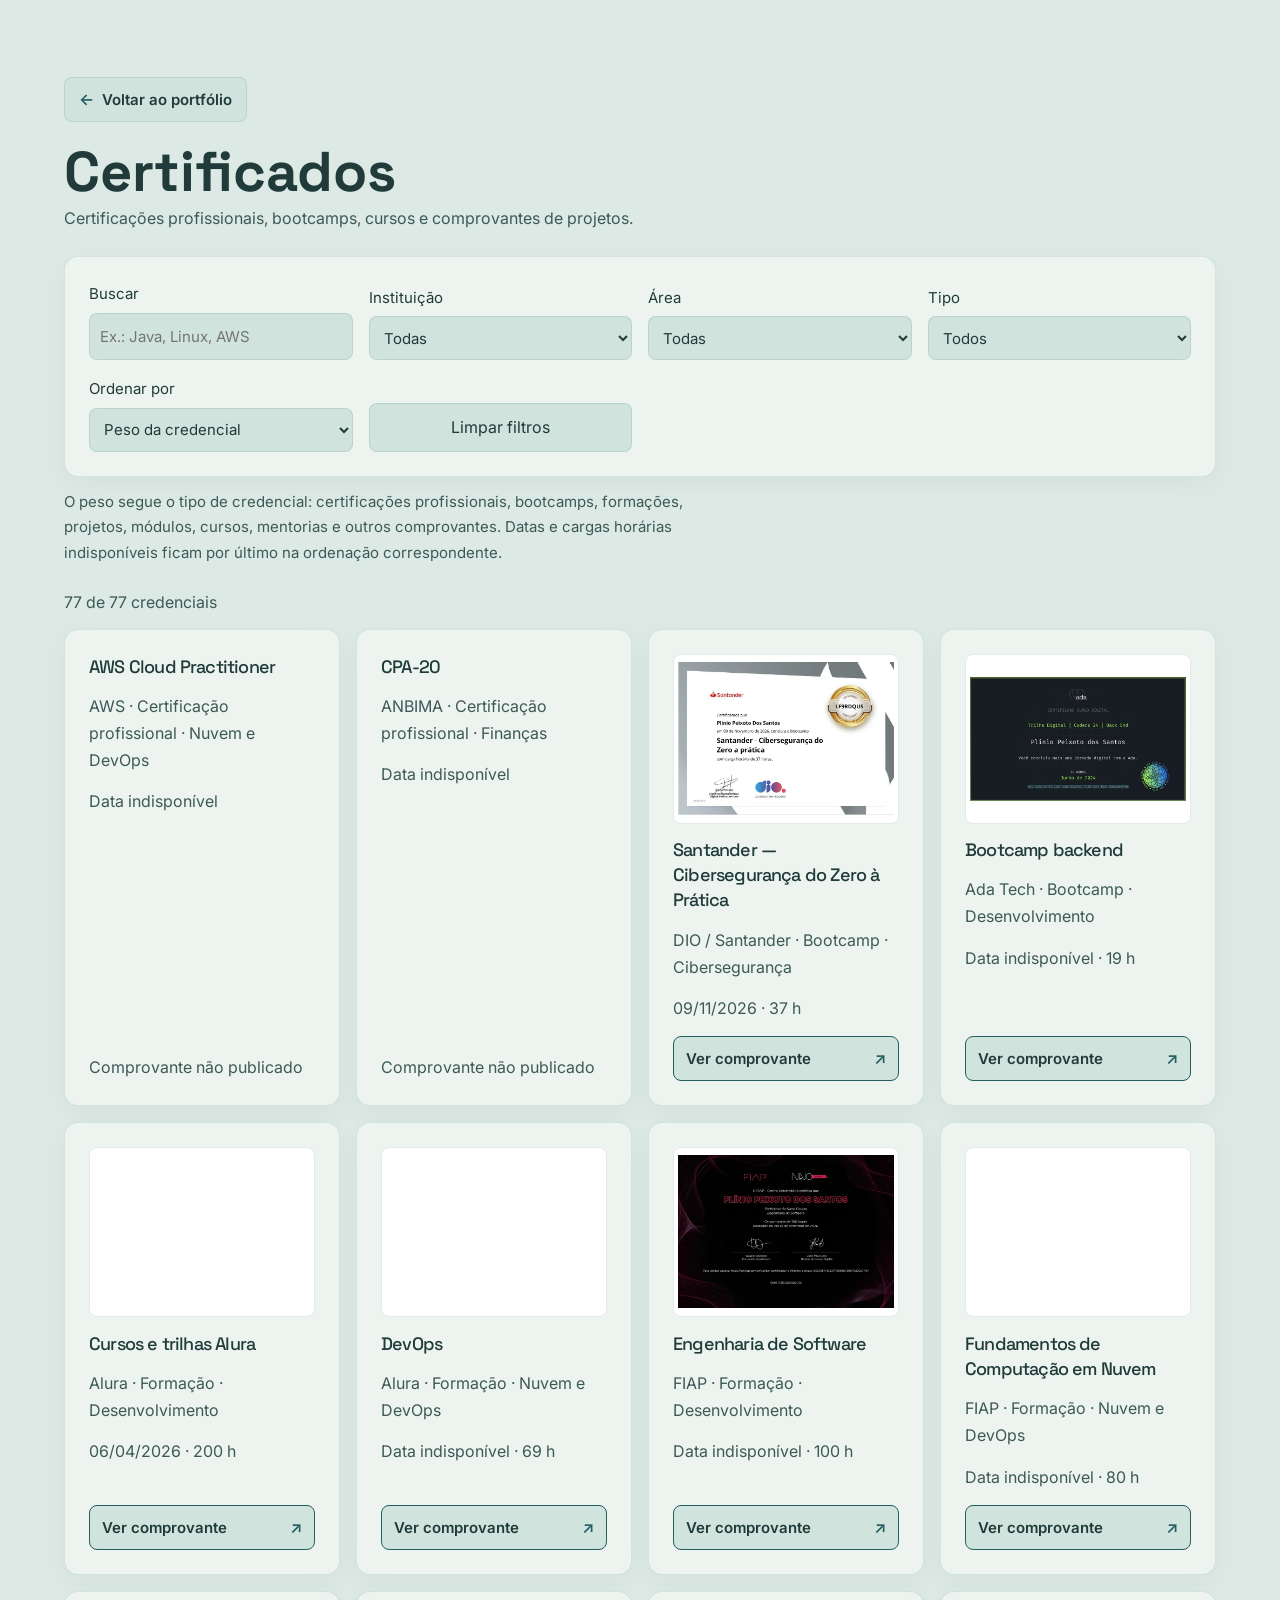
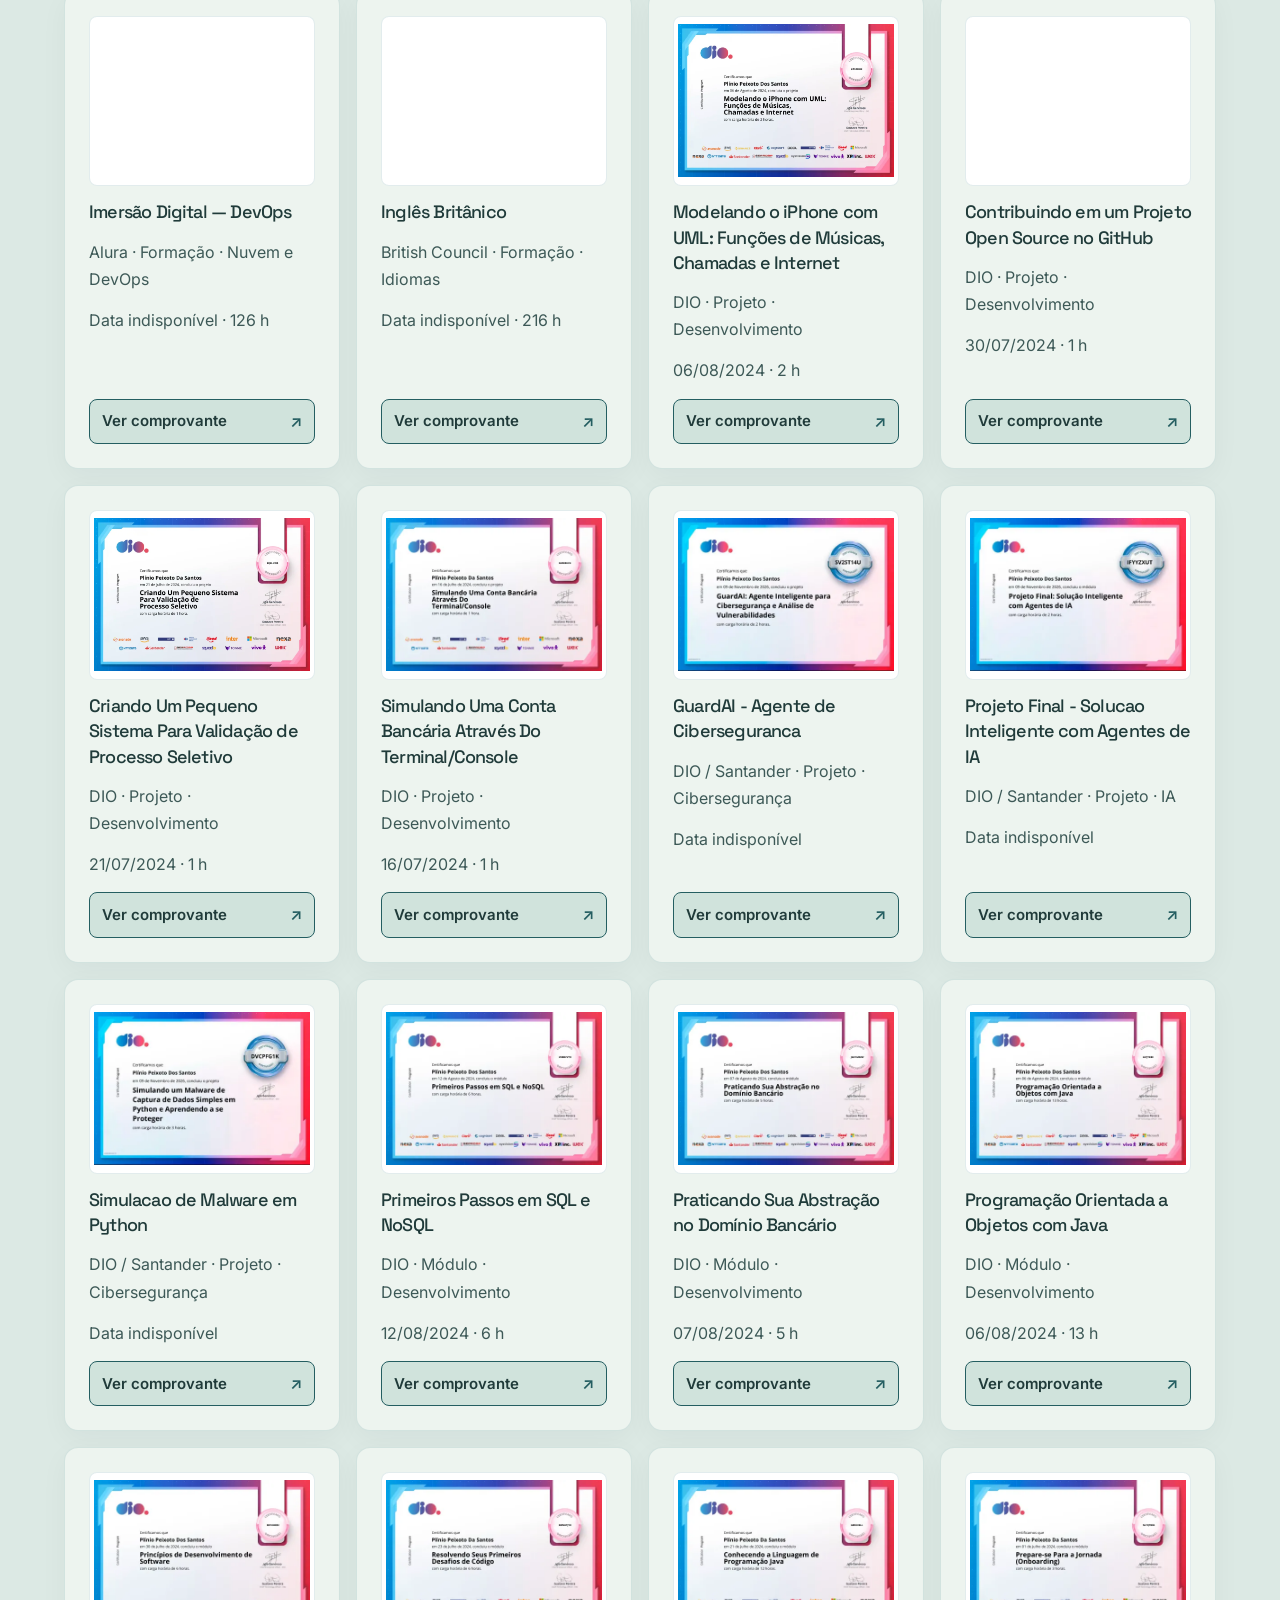
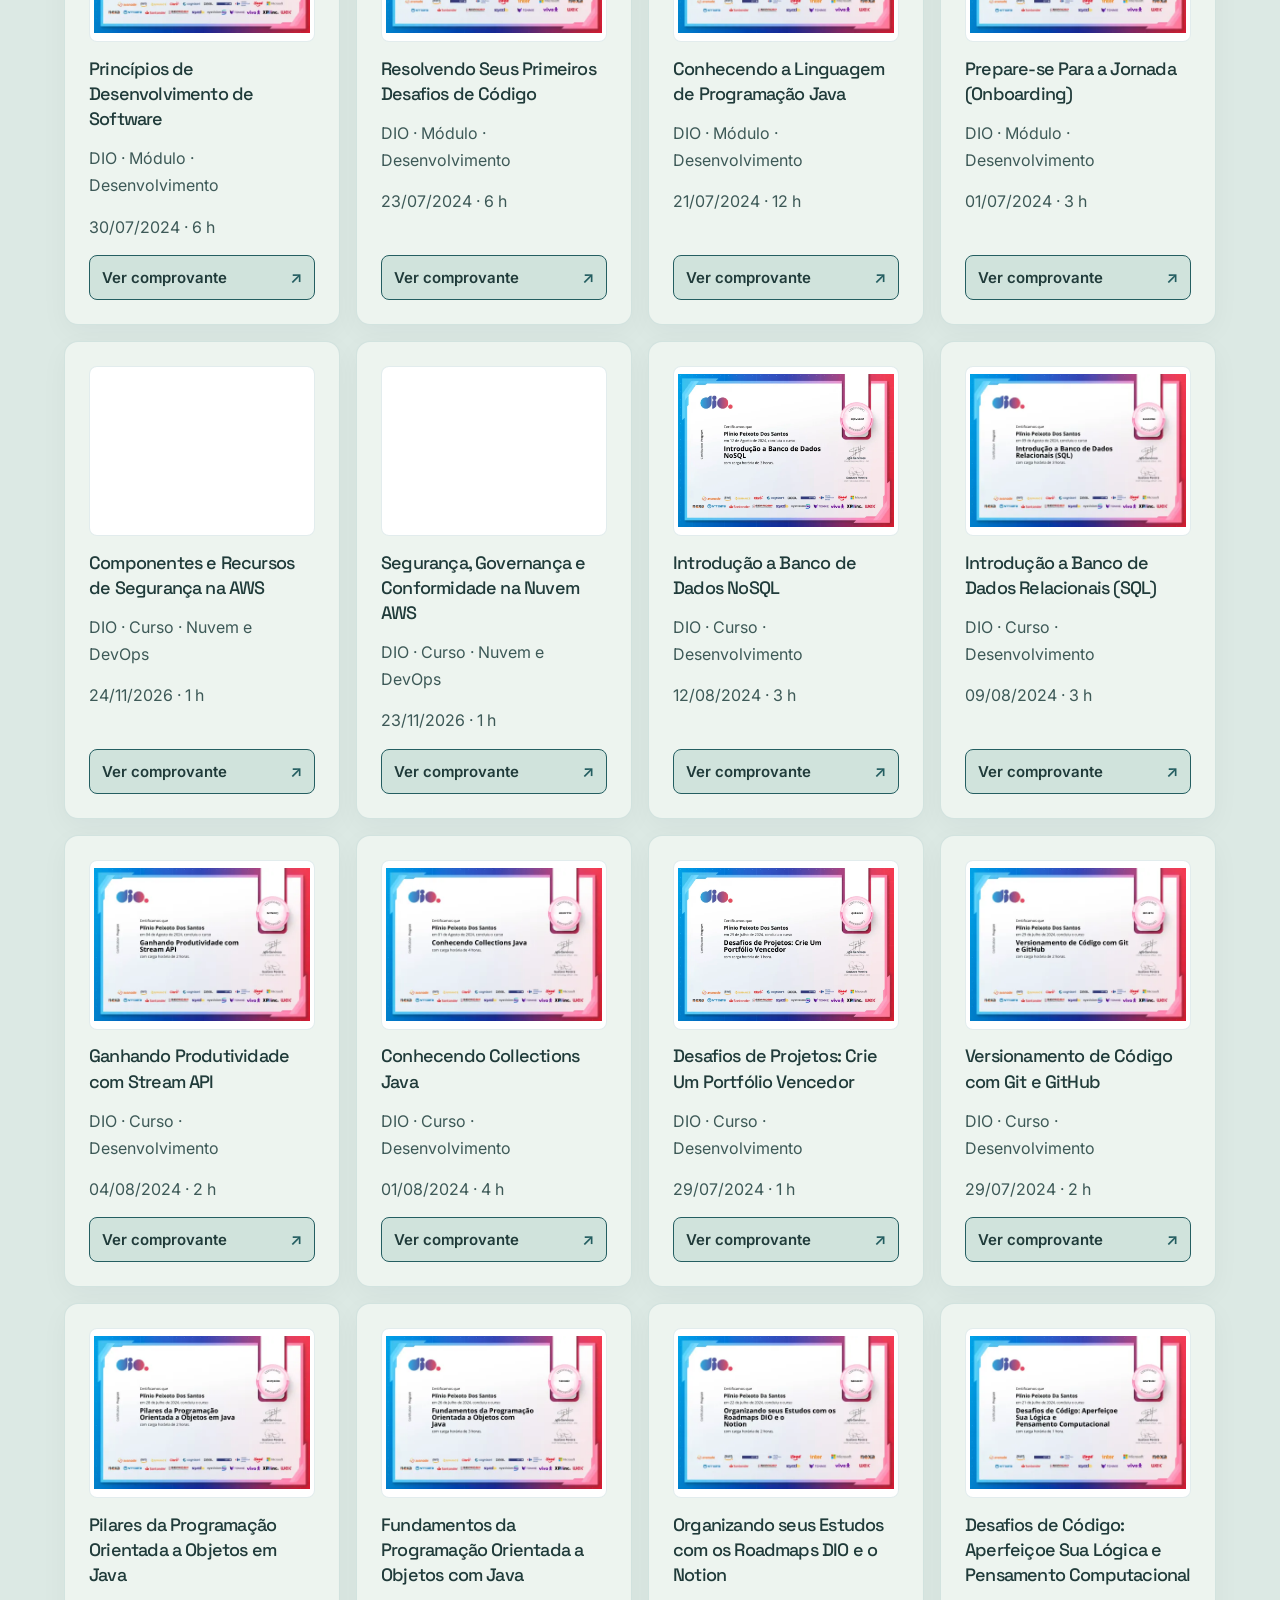
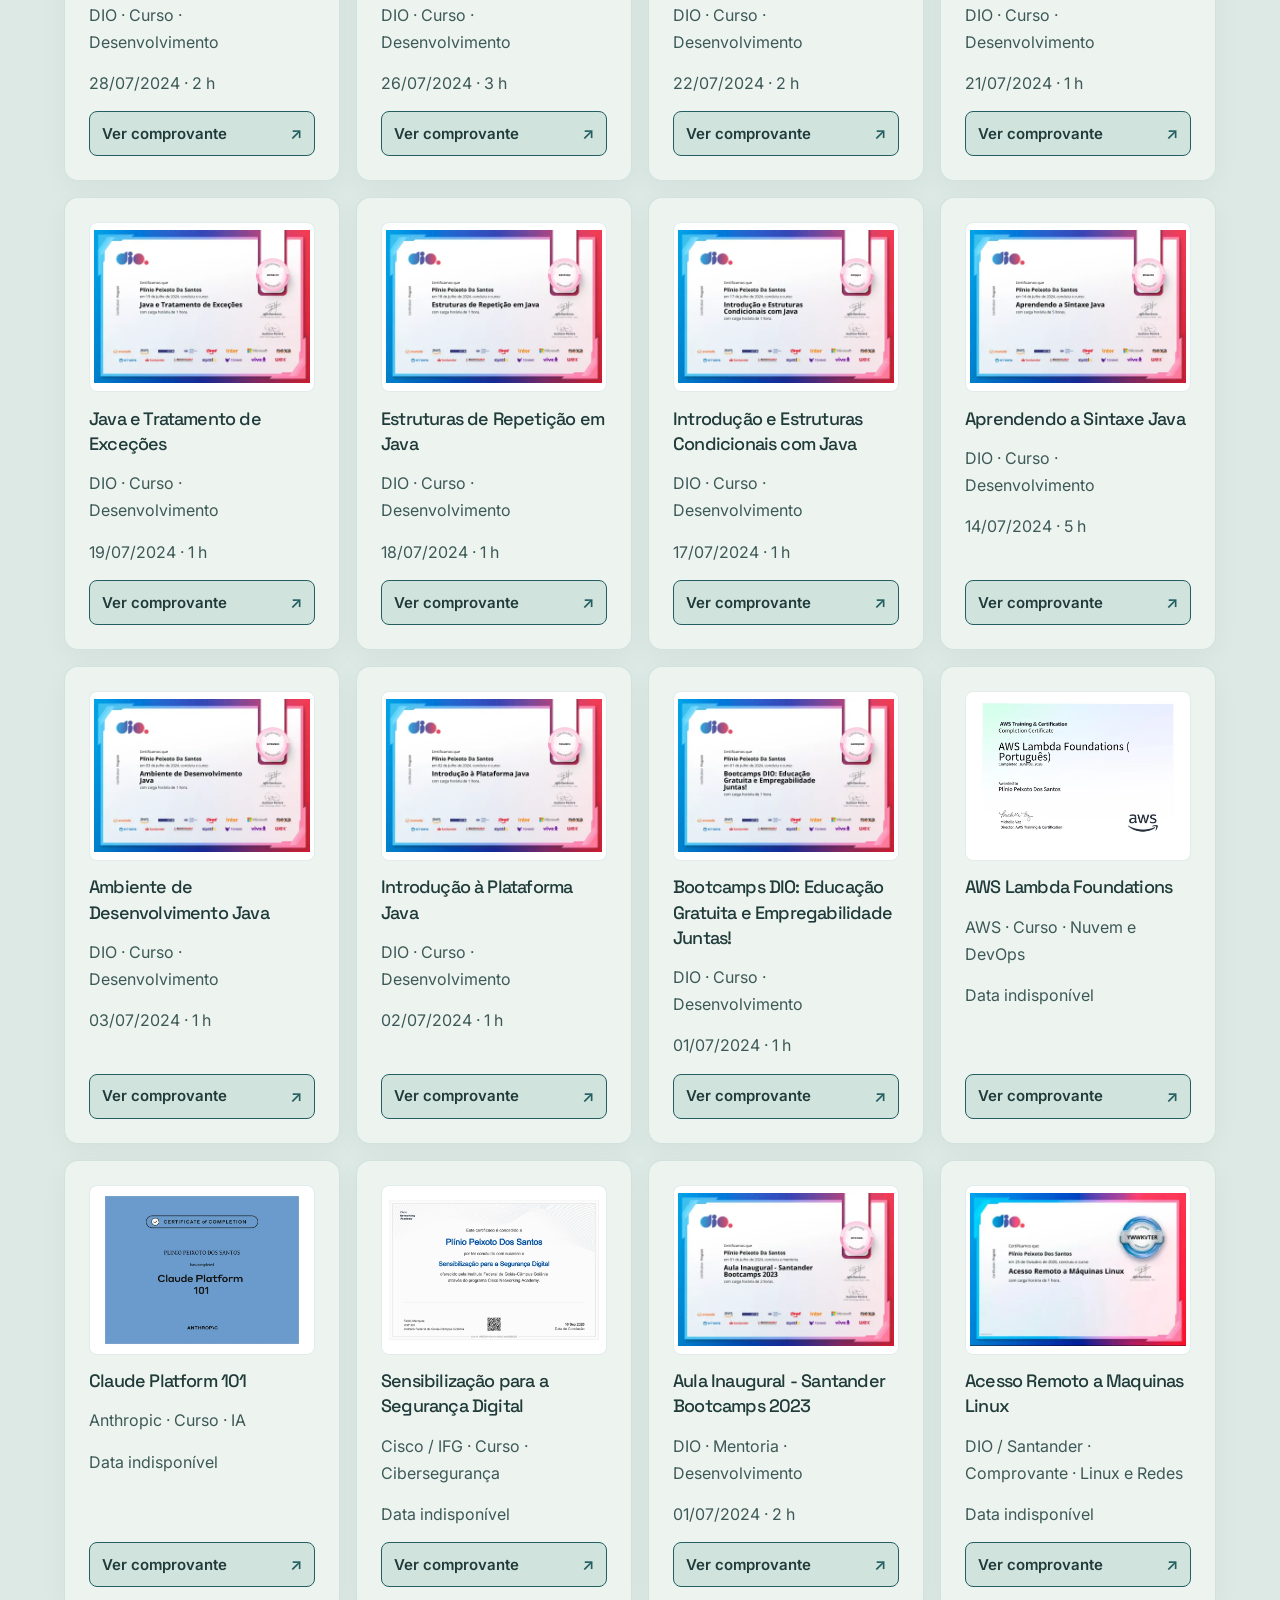
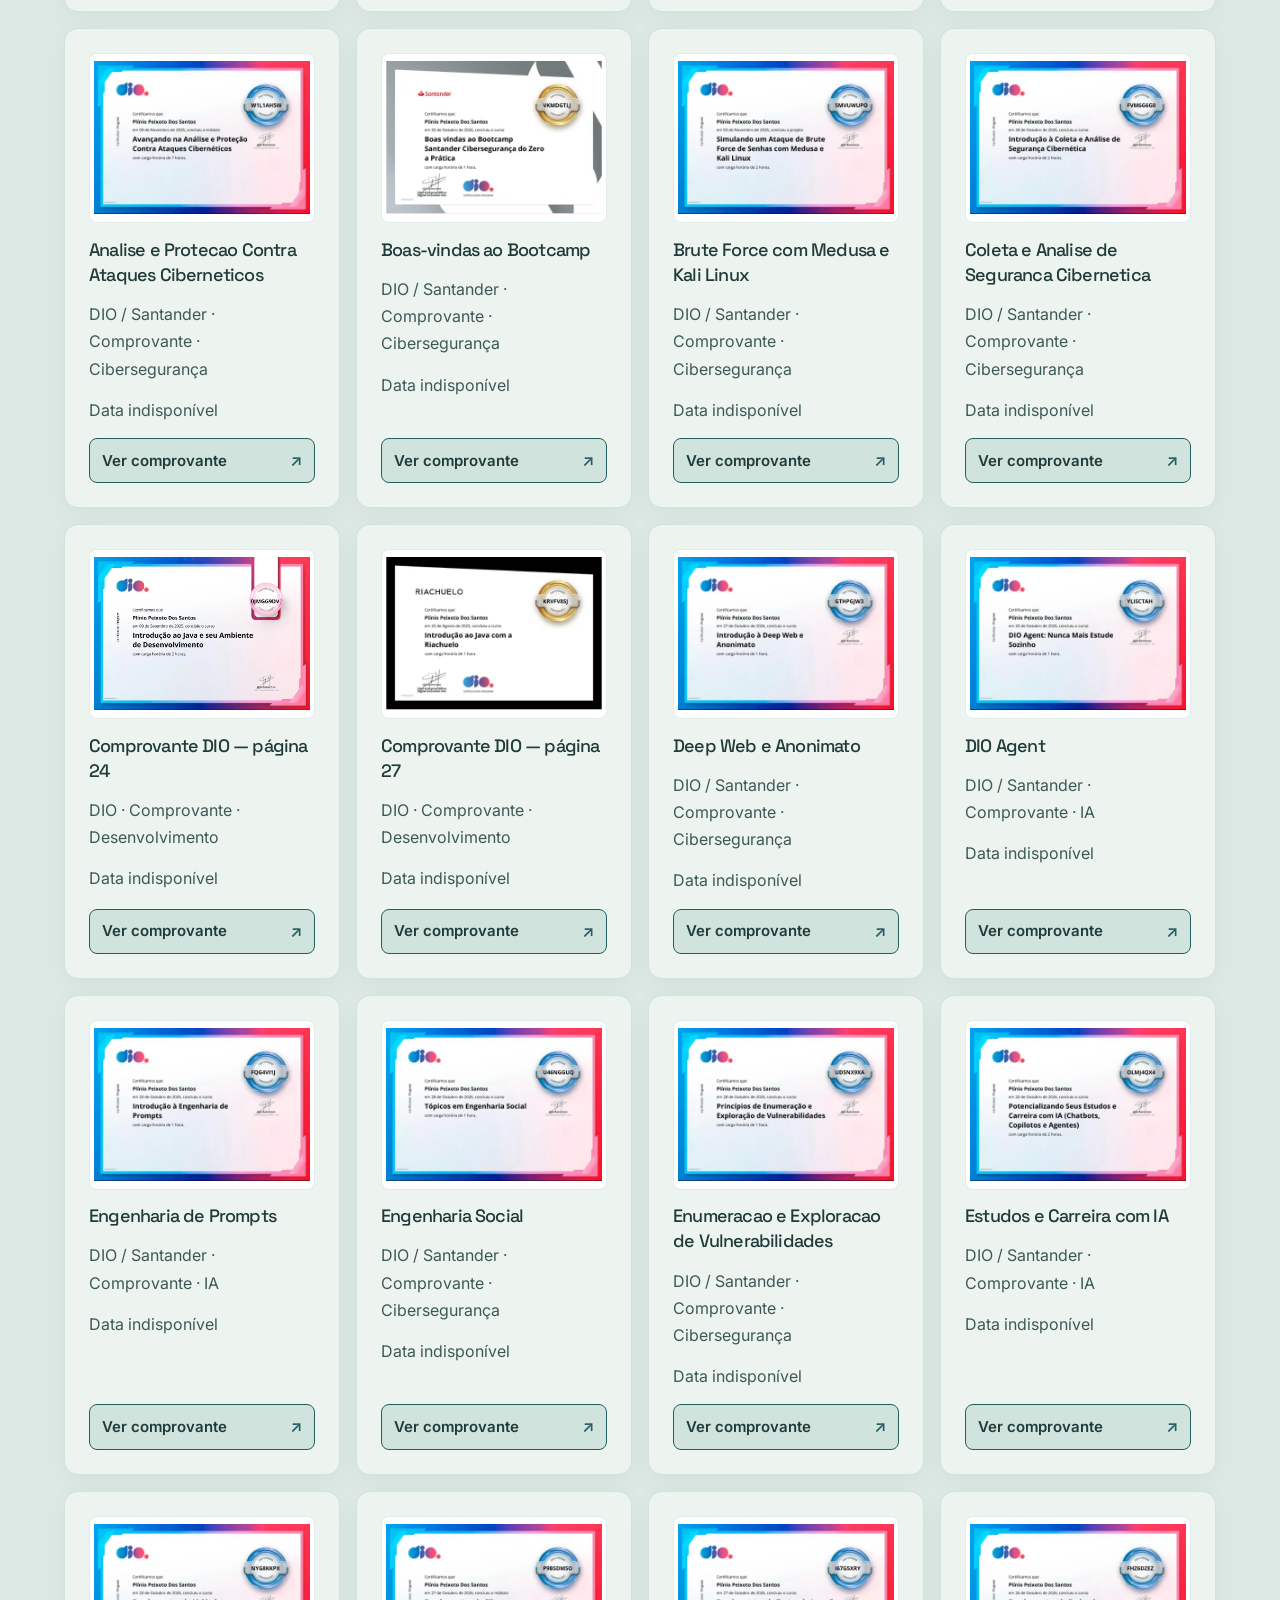
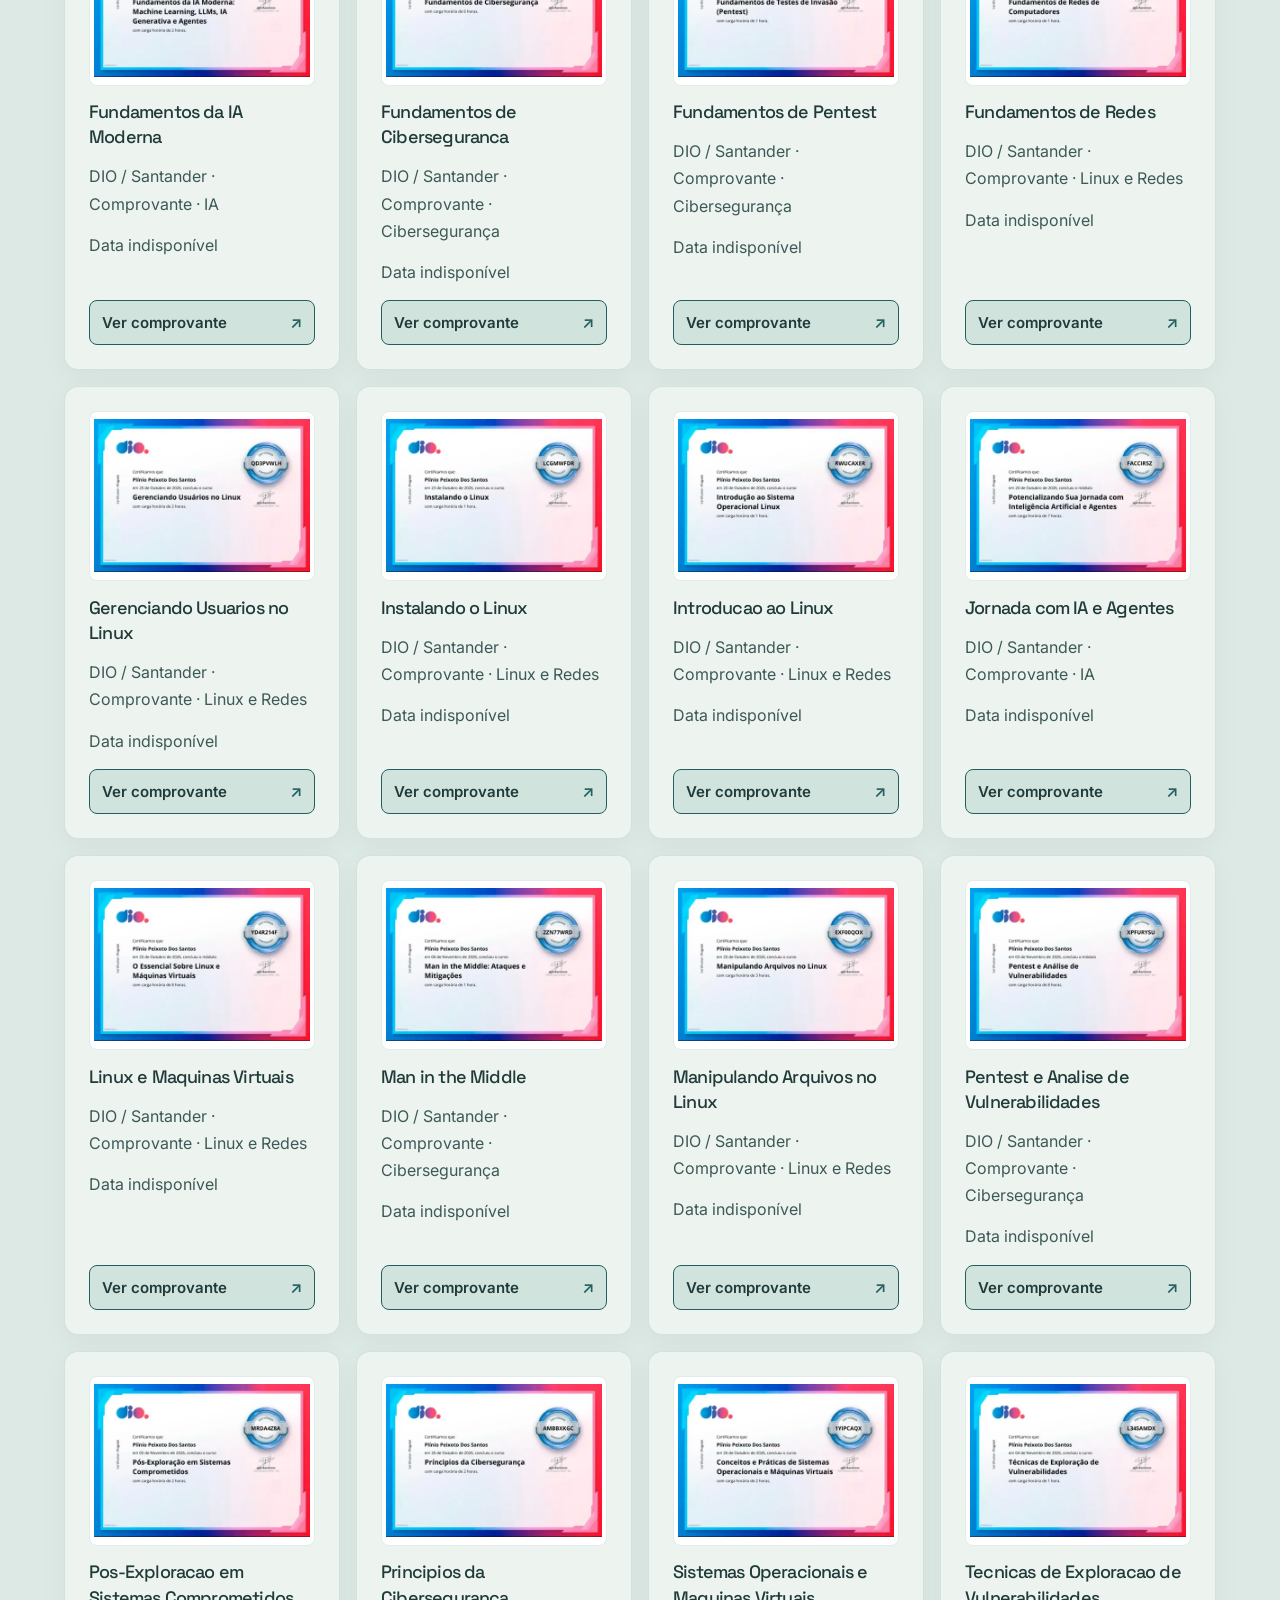
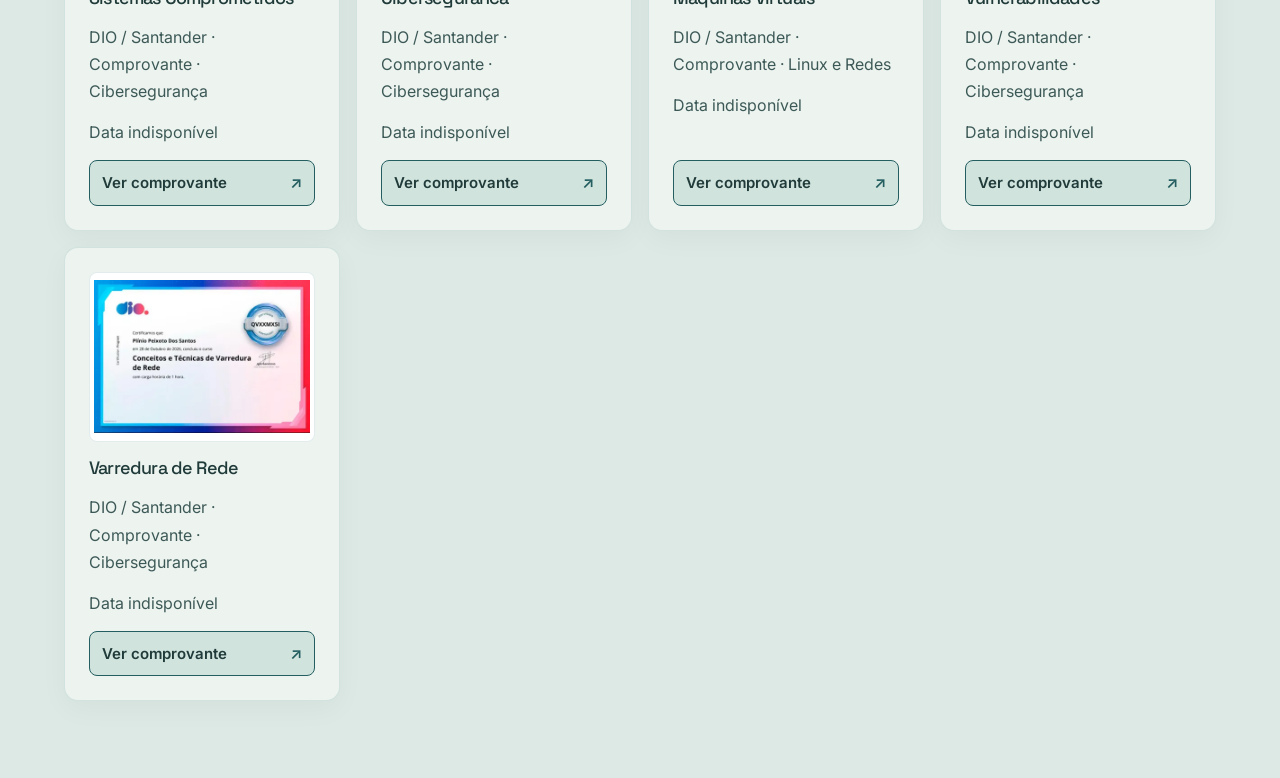
<file: certificados.html>
<!doctype html>
<html lang="pt-BR">
  <head>
    <meta charset="UTF-8" />
    <meta name="viewport" content="width=device-width, initial-scale=1" />
    <meta name="description" content="Catálogo de certificados e comprovantes de Plínio Peixoto." />
    <title>Certificados | Plínio Peixoto</title>
    <link rel="icon" type="image/svg+xml" href="assets/favicon-oikawa.svg" />
    <link rel="preconnect" href="https://fonts.googleapis.com" />
    <link rel="preconnect" href="https://fonts.gstatic.com" crossorigin />
    <link href="https://fonts.googleapis.com/css2?family=Inter:wght@400;500;600;700&family=Space+Grotesk:wght@400;500;600;700&display=swap" rel="stylesheet" />
    <link rel="stylesheet" href="style.css" />
    <link rel="stylesheet" href="certificados.css" />
    <script type="module" src="certificados.js"></script>
  </head>
  <body class="certificate-page light">
    <main class="certificate-catalog">
      <a class="certificate-btn catalog-back" href="index.html#cursos">
        <span aria-hidden="true">←</span> Voltar ao portfólio
      </a>
      <h1>Certificados</h1>
      <p>Certificações profissionais, bootcamps, cursos e comprovantes de projetos.</p>
      <form class="catalog-filters" id="catalog-filters" hidden>
        <label>Buscar <input type="search" name="query" placeholder="Ex.: Java, Linux, AWS" /></label>
        <label>Instituição <select name="issuer"><option value="">Todas</option></select></label>
        <label>Área <select name="theme"><option value="">Todas</option></select></label>
        <label>Tipo <select name="kind"><option value="">Todos</option></select></label>
        <label>Ordenar por
          <select name="sort">
            <option value="weight">Peso da credencial</option>
            <option value="date">Data mais recente</option>
            <option value="hours">Maior carga horária</option>
            <option value="title">Título de A a Z</option>
          </select>
        </label>
        <button type="reset" class="certificate-btn">Limpar filtros</button>
      </form>
      <p class="catalog-note">O peso segue o tipo de credencial: certificações profissionais, bootcamps, formações, projetos, módulos, cursos, mentorias e outros comprovantes. Datas e cargas horárias indisponíveis ficam por último na ordenação correspondente.</p>
      <p id="catalog-status" role="status">Carregando certificados…</p>
      <ul id="catalog-results" class="catalog-results" aria-label="Certificados"></ul>
      <noscript>Ative o JavaScript para usar o catálogo ou consulte a <a href="index.html#cursos">seção Formação</a>.</noscript>
    </main>
  </body>
</html>
</file>
<file: style.css>
/* Shared visual system: tokens, components, sections, responsive states. */
:root {
  color-scheme: dark;
  --background: #142629;
  --surface: #1d3235;
  --raised: #284044;
  --primary: #8bc7c4;
  --secondary: #b8dbd7;
  --button-bg: #28656a;
  --button-text: #ffffff;
  --text: #eaf3f1;
  --text2: #b5cfca;
  --card-border: #8ad8de25;
  --header-bg: #142629eb;
  --ease: cubic-bezier(0.22, 1, 0.36, 1);
  --radius: 14px;
  --surface-shadow: 0 8px 28px #1426290a;
  --content-width: 75rem;
  --page-gutter: clamp(1rem, 4vw, 1.5rem);
  --section-space: clamp(3.5rem, 8vw, 6.25rem);
  --card-gap: 1.25rem;
  --card-padding: clamp(1.25rem, 2.5vw, 1.5rem);
  --touch-size: 2.75rem;
  --text-sm: 0.9375rem;
  --text-base: 1rem;
  --header-layer: 100;
  --skip-layer: 1100;
}
:root:has(body.light),
body.light {
  color-scheme: light;
  --background: #dce9e4;
  --surface: #edf4ef;
  --raised: #d0e3dc;
  --primary: #245e61;
  --secondary: #245e61;
  --button-bg: #28656a;
  --text: #203b3a;
  --text2: #3d5957;
  --card-border: #1a677020;
  --header-bg: #e5efe9eb;
}
* {
  box-sizing: border-box;
  margin: 0;
  padding: 0;
}
html {
  scroll-behavior: smooth;
  scroll-padding-top: calc(var(--header-height, 80px) + 20px);
  scrollbar-width: thin;
  scrollbar-color: var(--primary) var(--background);
}
html::-webkit-scrollbar {
  width: 10px;
}
html::-webkit-scrollbar-track {
  background: var(--background);
}
html::-webkit-scrollbar-thumb {
  background: var(--primary);
  border: 2px solid var(--background);
  border-radius: 12px;
}
html::-webkit-scrollbar-thumb:hover {
  background: var(--secondary);
}
html::-webkit-scrollbar-button {
  display: none;
  width: 0;
  height: 0;
}
body {
  isolation: isolate;
  background: var(--background);
  color: var(--text);
  -webkit-font-smoothing: antialiased;
  font:
    var(--text-base) / 1.7 Inter,
    system-ui,
    sans-serif;
  transition:
    background-color 0.3s,
    color 0.3s;
}
button,
input,
textarea {
  font: inherit;
}
button,
a {
  -webkit-tap-highlight-color: transparent;
}
button {
  cursor: pointer;
}
a {
  color: inherit;
}
img,
svg {
  max-width: 100%;
}
:focus-visible {
  outline: 2px solid var(--primary);
  outline-offset: 5px;
}
::selection {
  background: #1b889350;
}
h1,
h2,
h3,
h4,
.logo {
  font-family: "Space Grotesk", Inter, sans-serif;
  line-height: 1.2;
}
h2 {
  font-size: clamp(30px, 4vw, 48px);
  letter-spacing: -0.045em;
  font-weight: 500;
}
strong {
  color: var(--text);
  font-weight: 500;
}
main {
  width: min(100%, calc(var(--content-width) + 2 * var(--page-gutter)));
  margin-inline: auto;
  padding-inline: var(--page-gutter);
}
main > section {
  margin-inline: auto;
  max-width: var(--content-width);
  padding-block: var(--section-space);
  min-width: 0;
}
section > h2,
.social-title h2 {
  margin-bottom: 32px;
}
section > h2::before,
.about-text h2::before,
.social-title h2::before {
  display: block;
  margin-bottom: var(--photo-offset);
  font:
    11px/1.5 Inter,
    sans-serif;
  letter-spacing: 0.18em;
  color: var(--primary);
}
.about-text h2::before {
  content: "01 /";
}
.experience > h2::before {
  content: "02 /";
}
.projects > h2::before {
  content: "03 /";
}
.courses > h2::before {
  content: "04 /";
}
.social-title h2::before {
  content: "05 /";
}
.guestbook > h2::before {
  content: "06 /";
}
.background {
  position: fixed;
  inset: 0;
  overflow: hidden;
  pointer-events: none;
  z-index: -1;
  background: radial-gradient(ellipse at 85% 10%, #168d9818, transparent 65%);
  contain: strict;
}
.ambient-shape {
  position: absolute;
  display: block;
  border-radius: 50%;
  animation: ambient-drift 24s ease-in-out infinite alternate;
}
.ambient-glow {
  width: clamp(280px, 45vw, 680px);
  aspect-ratio: 1;
  background: radial-gradient(
    circle,
    #25a9b324 0%,
    #25a9b30c 40%,
    transparent 70%
  );
}
.ambient-glow-one {
  top: -20%;
  right: -15%;
}
.ambient-glow-two {
  bottom: -22%;
  left: -18%;
  animation-duration: 30s;
  animation-delay: -12s;
}
.ambient-ring {
  width: clamp(200px, 29vw, 440px);
  aspect-ratio: 1;
  border: 1px solid #8bc7c426;
  box-shadow: inset 0 0 45px #1e9ba506;
}
.ambient-ring::after {
  content: "";
  position: absolute;
  inset: 12px;
  border: 1px solid transparent;
  border-top-color: #8bc7c440;
  border-right-color: #8bc7c418;
  border-radius: 50%;
  animation: ambient-spin 42s linear infinite;
}
.ambient-ring-two::after {
  animation-duration: 54s;
  animation-direction: reverse;
}
.light .ambient-ring::after {
  border-top-color: #28656a70;
  border-right-color: #28656a38;
}
@keyframes ambient-spin {
  to {
    transform: rotate(360deg);
  }
}
.ambient-ring-one {
  top: 20%;
  right: -12%;
  animation-duration: 32s;
  animation-delay: -8s;
}
.ambient-ring-two {
  bottom: 12%;
  left: -15%;
  width: clamp(260px, 35vw, 520px);
  animation-duration: 28s;
  animation-delay: -18s;
}
.light .background {
  background: radial-gradient(ellipse at 85% 10%, #428b8529, transparent 65%);
}
.light .ambient-glow {
  background: radial-gradient(circle, #489b8c43, #489b8c22 40%, transparent 70%);
}
.light .ambient-ring {
  border-color: #28656a54;
  box-shadow: inset 0 0 45px #1e9ba51a;
}
@keyframes ambient-drift {
  from {
    transform: translate3d(-12px, -18px, 0) scale(0.96);
  }
  to {
    transform: translate3d(24px, 28px, 0) scale(1.04);
  }
}
.skip-link {
  position: fixed;
  top: -80px;
  left: 20px;
  padding: 12px 20px;
  background: var(--surface);
  border: 1px solid var(--primary);
  border-radius: 8px;
  z-index: var(--skip-layer);
}
.skip-link:focus {
  top: 12px;
}

/* Navigation */
header {
  position: fixed;
  inset: 0 0 auto;
  display: flex;
  align-items: center;
  gap: 30px;
  border-bottom: 1px solid var(--card-border);
  background: var(--header-bg);
  backdrop-filter: blur(16px);
  z-index: var(--header-layer);
  padding: 18px
    max(var(--page-gutter), calc((100vw - var(--content-width)) / 2));
}
.logo {
  font-size: 25px;
  font-weight: 700;
  letter-spacing: -0.08em;
  color: var(--primary);
  margin-right: auto;
}
.logo::after {
  content: ".";
  color: var(--text);
}
nav {
  display: flex;
  align-items: center;
  gap: 22px;
}
nav a {
  text-decoration: none;
  font-weight: 500;
  color: var(--text2);
  position: relative;
  transition: color 0.2s;
  font-size: var(--text-sm);
}
nav a:hover,
nav a[aria-current] {
  color: var(--text);
}
nav a::after {
  content: "";
  position: absolute;
  bottom: -9px;
  left: 0;
  right: 0;
  height: 2px;
  background: var(--primary);
  transform: scaleX(0);
  transform-origin: left;
  transition: transform 0.25s;
}
nav a[aria-current]::after {
  transform: scaleX(1);
}
.header-actions {
  display: flex;
  align-items: center;
  gap: 10px;
}
.lang-switch {
  display: flex;
  padding: 3px;
  gap: 2px;
  border: 1px solid var(--card-border);
  border-radius: 9px;
}
.lang-btn {
  width: 30px;
  height: 30px;
  border: 0;
  background: transparent;
  display: grid;
  place-items: center;
  border-radius: 5px;
}
.lang-btn svg {
  width: 20px;
  height: 14px;
  opacity: 0.45;
  border-radius: 2px;
}
.lang-btn.active {
  background: var(--raised);
}
.lang-btn.active svg,
.lang-btn:hover svg {
  opacity: 1;
}
#themeButton {
  width: 38px;
  height: 38px;
  display: grid;
  place-items: center;
  border: 1px solid var(--card-border);
  border-radius: 9px;
  color: var(--text2);
  background: transparent;
}
#themeButton:hover {
  color: var(--primary);
}
#themeButton svg {
  width: 18px;
  height: 18px;
  grid-area: 1/1;
}
#iconMoon {
  display: none;
}
.light #iconMoon {
  display: block;
}
.light #iconSun {
  display: none;
}

main,
footer {
  transition: opacity 0.18s;
}
.lang-switching main,
.lang-switching footer {
  opacity: 0.35;
}

/* Introduction */
.hero {
  min-height: min(900px, 95svh);
  padding-bottom: 90px;
  display: grid;
  grid-template-columns: 1.25fr 1fr;
  align-items: center;
  gap: clamp(2rem, 6vw, 5rem);
  padding-top: calc(var(--header-height, 80px) + 5rem);
}
.hero-greeting {
  display: inline-flex;
  align-items: center;
  gap: 10px;
  color: var(--primary);
  font-size: 0.9375rem;
  margin-bottom: 22px;
}
.hero h1 {
  font-size: clamp(62px, 7.4vw, 106px);
  letter-spacing: -0.075em;
  font-weight: 600;
  line-height: 1.04;
  margin-bottom: 25px;
}
.hero h1 span {
  display: block;
  color: var(--primary);
}
.hero h2 {
  font-family: Inter, sans-serif;
  font-size: clamp(17px, 2vw, 22px);
  letter-spacing: -0.025em;
  font-weight: 400;
  margin-bottom: 20px;
}
.hero p {
  color: var(--text2);
  font-size: 16px;
  max-width: 45ch;
}
.buttons {
  display: flex;
  flex-wrap: wrap;
  gap: 12px;
  margin-top: 34px;
}
.btn,
.certificate-btn,
#enviar {
  display: inline-flex;
  justify-content: center;
  align-items: center;
  min-height: 46px;
  padding: 12px 20px;
  border: 1px solid transparent;
  border-radius: 8px;
  background: var(--button-bg);
  color: var(--button-text);
  font-size: 0.875rem;
  font-weight: 600;
  text-decoration: none;
  transition:
    transform 0.25s var(--ease),
    background 0.2s;
}
.light .btn,
.light #enviar {
  color: #fff;
}
.btn:hover,
.certificate-btn:hover,
#enviar:hover {
  transform: translateY(-2px);
}
.btn,
.certificate-btn,
.project-live,
#enviar {
  position: relative;
  overflow: hidden;
  transition:
    transform 0.25s var(--ease),
    background 0.2s,
    box-shadow 0.3s;
}
.btn::after,
.certificate-btn::after,
.project-live::after,
#enviar::after {
  content: "";
  position: absolute;
  inset: -50% 0;
  pointer-events: none;
  background: linear-gradient(
    110deg,
    transparent 30%,
    #ffffff32 50%,
    transparent 70%
  );
  transform: translateX(-130%);
  transition: transform 0.7s var(--ease);
}
@media (hover: hover) {
  .btn:hover,
  .certificate-btn:hover,
  .project-live:hover,
  #enviar:not(:disabled):hover {
    box-shadow: 0 0 22px #148d9935;
  }
  .btn:hover::after,
  .certificate-btn:hover::after,
  .project-live:hover::after,
  #enviar:not(:disabled):hover::after {
    transform: translateX(130%);
  }
}
.btn:focus-visible::after,
.certificate-btn:focus-visible::after,
.project-live:focus-visible::after,
#enviar:not(:disabled):focus-visible::after {
  transform: translateX(130%);
}
.btn.secondary {
  background: transparent;
  color: var(--text);
  border-color: var(--card-border);
}
.btn.secondary:hover {
  background: var(--surface);
}
.hero-portrait {
  max-width: 430px;
  width: 100%;
  justify-self: end;
}
.hero-image {
  position: relative;
  background: var(--surface);
  border: 1px solid var(--card-border);
  overflow: hidden;
  aspect-ratio: 1;
  border-radius: 50%;
  transition:
    box-shadow 0.4s var(--ease),
    border-color 0.4s var(--ease);
}
.hero-image::after {
  content: "";
  display: block;
  position: absolute;
  inset: 0;
  z-index: 3;
  padding: 0;
  border-radius: inherit;
  pointer-events: none;
  background: linear-gradient(
    120deg,
    transparent 35%,
    rgba(63, 184, 193, 0.65) 50%,
    transparent 65%
  );
  background-size: 250% 250%;
  background-position: -150% -150%;
  opacity: 0;
  transition:
    background-position 0.8s var(--ease),
    opacity 0.2s;
}
.hero-image img {
  position: absolute;
  inset: 0;
  width: 100%;
  height: 100%;
  object-fit: cover;
  object-position: center;
  transition:
    opacity 0.5s,
    transform 0.7s var(--ease);
}
.hero-image-hover {
  opacity: 0;
}

/* Shared surfaces and summary */
.about-card,
.timeline-item,
.project-card,
.course-card,
.social-card,
.comment-form,
.comentario {
  border: 1px solid var(--card-border);
  background: var(--surface);
  border-radius: var(--radius);
  box-shadow: var(--surface-shadow);
}
.about,
.experience,
.projects,
.courses,
.socials,
.guestbook {
  border-top: 1px solid var(--card-border);
}
.about {
  display: grid;
  grid-template-columns: 1fr 1fr;
  align-items: center;
  gap: clamp(2rem, 5vw, 4rem);
}
.about-text h2 {
  margin-bottom: 28px;
}
.about-text p {
  color: var(--text2);
  margin-bottom: 20px;
  line-height: 1.85;
}
.about-card {
  min-width: 0;
  padding: 28px;
}
.summary-header {
  display: flex;
  align-items: center;
  justify-content: space-between;
  flex-wrap: wrap;
  gap: 12px;
  margin-bottom: 24px;
}
.summary-header h3 {
  font-size: 18px;
  font-weight: 500;
}
.status-badge {
  display: inline-flex;
  align-items: center;
  gap: 7px;
  font-size: 0.875rem;
  padding: 5px 9px;
  color: #6fcfa6;
  border: 1px solid #6fcfa630;
  border-radius: 6px;
}
.light .status-badge {
  color: #22704f;
}
.status-dot {
  width: 5px;
  height: 5px;
  border-radius: 50%;
  background: currentColor;
}
.summary-list {
  list-style: none;
  display: grid;
  gap: 20px;
}
.summary-list li {
  display: flex;
  gap: 14px;
  align-items: flex-start;
}
.summary-icon,
.education-icon {
  display: grid;
  place-items: center;
  width: 36px;
  height: 36px;
  flex-shrink: 0;
  background: #1b88930e;
  border: 1px solid #1b889320;
  border-radius: 9px;
  color: var(--primary);
  font-size: 0.9375rem;
}
.summary-list small,
.summary-tags small {
  display: block;
  font-size: 0.875rem;
  letter-spacing: 0.12em;
  text-transform: uppercase;
  color: var(--text2);
  margin-bottom: 4px;
}
.summary-list strong {
  display: block;
  font-size: 0.875rem;
  line-height: 1.5;
}
.summary-tags {
  border-top: 1px solid var(--card-border);
  margin-top: 24px;
  padding-top: 20px;
}
.summary-tags > div {
  display: flex;
  flex-wrap: wrap;
  gap: 8px;
  margin-top: 10px;
}
.focus-tag {
  display: inline-flex;
  gap: 8px;
  align-items: center;
  font-size: 0.875rem;
  padding: 5px 9px;
  border-radius: 6px;
  background: var(--raised);
}
.focus-icon {
  color: var(--primary);
}

/* Experience */
.timeline {
  display: grid;
  grid-template-columns: repeat(3, minmax(0, 1fr));
  gap: var(--card-gap);
}
.timeline-item {
  position: relative;
  display: flex;
  flex-direction: column;
  padding: var(--card-padding);
}
.timeline-item h3 {
  font-size: 20px;
  font-weight: 500;
  margin: 22px 0 10px;
}
.timeline-item h4 {
  font:
    12px/1.6 Inter,
    sans-serif;
  color: var(--primary);
  margin-bottom: 18px;
}
.timeline-item > span {
  color: var(--text2);
  font-size: 0.875rem;
  letter-spacing: 0.05em;
  order: -1;
}
.timeline-item p {
  color: var(--text2);
  line-height: 1.8;
  font-size: var(--text-sm);
}
.circle {
  position: absolute;
  top: 32px;
  right: 28px;
  width: 6px;
  height: 6px;
  border-radius: 50%;
  background: var(--text2);
}
.circle.active {
  background: var(--primary);
  box-shadow: 0 0 0 4px #1b889312;
}

/* Section bands extend beyond the content column. */
main {
  isolation: isolate;
}
.about,
.projects {
  position: relative;
}
.about::before,
.projects::before {
  content: "";
  position: absolute;
  inset: 0;
  z-index: -1;
  box-shadow: 0 0 0 100vmax var(--section-band);
  background: var(--section-band);
  clip-path: inset(0 -100vmax);
  pointer-events: none;
}
.about {
  --section-band: color-mix(in srgb, var(--surface) 88%, var(--background));
}
.projects {
  color: #eaf3f1;
  --section-band: #142629;
}
.light .projects {
  color-scheme: dark;
  --text: #eaf3f1;
  --text2: #b5cfca;
  --primary: #8bc7c4;
  --secondary: #b8dbd7;
  --surface: #1d3235;
  --raised: #284044;
  --card-border: #8ad8de35;
}

/* A setter's arc connects three actual areas of the portfolio. */
.project-route {
  position: relative;
  display: grid;
  grid-template-columns: repeat(3, minmax(0, 1fr));
  gap: 1.5rem;
  padding-block: 2rem;
  margin-bottom: 2.5rem;
  border-block: 1px solid var(--card-border);
}
.project-route-line {
  position: absolute;
  inset: 0;
  width: 100%;
  height: 100%;
  pointer-events: none;
}
.project-route-line path {
  fill: none;
  stroke: var(--primary);
  stroke-width: 1;
  opacity: 0.28;
  vector-effect: non-scaling-stroke;
}
.project-route a {
  display: grid;
  align-content: start;
  gap: 0.375rem;
  padding: 1rem;
  min-width: 0;
  text-decoration: none;
  border-radius: 10px;
  background: var(--section-band);
  z-index: 1;
  transition: background-color 200ms ease;
}
.project-route a::after {
  display: none;
}
.project-route a:hover,
.project-route a:focus-visible {
  color: var(--text);
  background: var(--surface);
}
.project-route strong {
  color: var(--primary);
  font-size: clamp(1rem, 2vw, 1.4rem);
}
.project-route a > span:not(.route-point) {
  color: var(--text);
  overflow-wrap: anywhere;
}
.project-route small {
  color: var(--text2);
}
.route-point {
  width: 10px;
  height: 10px;
  margin-bottom: 0.75rem;
  border: 2px solid var(--primary);
  border-radius: 50%;
  transition: background-color 200ms ease, box-shadow 200ms ease;
}
.project-route a:is(:hover, :focus-visible) .route-point {
  background: var(--primary);
  box-shadow: 0 0 0 5px color-mix(in srgb, var(--primary) 15%, transparent);
}
@media (max-width: 760px) {
  .project-route {
    grid-template-columns: 1fr;
    gap: 0.25rem;
    padding-block: 0.75rem;
  }
  .project-route a {
    grid-template-columns: 12px 1fr;
    text-align: start;
    justify-items: start;
    column-gap: 1rem;
  }
  .route-point {
    grid-row: span 3;
    margin: 0.375rem 0 0;
  }
  .project-route-line {
    display: none;
  }
}

/* Real project captures and identified fallbacks */
.projects > h2 {
  font-size: clamp(40px, 5.5vw, 72px);
  margin-bottom: 20px;
}
.section-note {
  color: var(--text2);
  font-size: 0.875rem;
  max-width: 640px;
  margin-bottom: 36px;
}
.projects-grid {
  display: grid;
  grid-template-columns: repeat(2, minmax(0, 1fr));
  gap: var(--card-gap);
}
.project-card {
  overflow: hidden;
  min-width: 0;
  display: flex;
  flex-direction: column;
  transition:
    transform 0.35s var(--ease),
    border-color 0.3s,
    box-shadow 0.3s;
}
.project-card:hover {
  transform: translateY(-5px);
  border-color: #1b889355;
  box-shadow: 0 18px 40px #00000018;
}
.project-preview {
  display: block;
  text-decoration: none;
  overflow: hidden;
  padding: 16px 16px 0;
  background: var(--raised);
}
.browser-bar {
  height: 30px;
  display: flex;
  align-items: center;
  gap: 5px;
  padding: 0 12px;
  border: 1px solid var(--card-border);
  border-bottom: 0;
  border-radius: 8px 8px 0 0;
  background: var(--surface);
}
.browser-bar i {
  width: 5px;
  height: 5px;
  border-radius: 50%;
  background: var(--text2);
  opacity: 0.45;
}
.browser-bar span {
  margin-inline: auto;
  max-width: 70%;
  overflow: hidden;
  white-space: nowrap;
  text-overflow: ellipsis;
  font-size: 0.875rem;
  color: var(--text2);
}
.project-screen {
  aspect-ratio: 1365/900;
  overflow: hidden;
  background: var(--surface);
  position: relative;
  border: 1px solid var(--card-border);
  border-bottom: 0;
}
.project-screen > img {
  display: block;
  width: 100%;
  height: 100%;
  object-fit: cover;
  object-position: top;
  transition: transform 0.6s var(--ease);
}
.project-preview:hover .project-screen > img {
  transform: scale(1.035);
}
.project-info {
  padding: 26px;
  display: flex;
  flex-direction: column;
  flex: 1;
}
.project-info h3 {
  font-size: 24px;
  font-weight: 500;
  letter-spacing: -0.035em;
  margin-bottom: 12px;
}
.project-info h3 a {
  text-decoration: none;
}
.project-info h3 a:hover {
  color: var(--primary);
}
.project-info > p {
  color: var(--text2);
  font-size: 0.9375rem;
  line-height: 1.8;
  margin-bottom: 14px;
}
.project-info > p.is-collapsible:not(.is-expanded) {
  display: -webkit-box;
  -webkit-line-clamp: 3;
  -webkit-box-orient: vertical;
  overflow: hidden;
}
.description-toggle {
  background: none;
  border: 0;
  align-self: flex-start;
  color: var(--primary);
  font-size: 0.875rem;
  min-height: 44px;
  padding: 0 0 8px;
}
.techs {
  display: flex;
  flex-wrap: wrap;
  gap: 6px;
  margin-bottom: 24px;
}
.techs span {
  font-size: 0.875rem;
  color: var(--text2);
  background: var(--raised);
  border: 1px solid var(--card-border);
  border-radius: 5px;
  padding: 4px 7px;
}
.project-actions {
  margin-top: auto;
  display: flex;
  gap: 12px;
  align-items: center;
  flex-wrap: wrap;
  border-top: 1px solid var(--card-border);
  padding-top: 18px;
}
.project-link,
.project-live {
  display: inline-flex;
  align-items: center;
  gap: 7px;
  text-decoration: none;
  min-height: 36px;
  font-size: var(--text-sm);
}
.project-live {
  background: var(--button-bg);
  color: var(--button-text);
  padding: 8px 12px;
  border-radius: 6px;
  font-weight: 600;
}
.light .project-live {
  color: #fff;
}
.project-link {
  color: var(--text2);
  margin-left: auto;
}
.project-link:hover {
  color: var(--primary);
}
.courses-grid {
  display: grid;
  grid-template-columns: repeat(3, minmax(0, 1fr));
  align-items: stretch;
  gap: var(--card-gap);
}
.course-card {
  min-width: 0;
  display: flex;
  flex-direction: column;
  transition: border-color 0.25s;
  padding: var(--card-padding);
}
.course-card:hover {
  border-color: #1b889350;
}
.course-card h3 {
  font-size: 20px;
  letter-spacing: -0.025em;
  font-weight: 500;
  margin-bottom: 14px;
}
.course-card p {
  color: var(--text2);
  line-height: 1.8;
  margin-bottom: 20px;
  font-size: var(--text-sm);
}
.card-footer {
  margin-top: auto;
  display: flex;
  align-items: flex-start;
  flex-direction: column;
  gap: 12px;
}
.card-footer > span {
  color: var(--primary);
  font-size: 0.875rem;
  font-weight: 500;
}
.certificate-btn {
  min-height: 36px;
  padding: 8px 12px;
  background: var(--raised);
  color: var(--text);
  border: 1px solid var(--card-border);
  font-size: var(--text-sm);
}
.certificate-preview {
  display: block;
  margin-top: auto;
  margin-bottom: 18px;
  width: 100%;
  aspect-ratio: 1.414;
  padding: 5px;
  border-radius: 8px;
  border: 1px solid var(--card-border);
  background: #fff;
  overflow: hidden;
  transition: box-shadow 0.2s;
}
.certificate-preview img {
  display: block;
  width: 100%;
  height: 100%;
  object-fit: contain;
}
.certificate-preview:hover {
  box-shadow: 0 0 0 2px var(--primary);
}
.has-certificate-preview .card-footer {
  margin-top: 0;
}
.compact-certificate {
  align-self: start;
}
.compact-certificate .card-footer {
  margin-top: 0;
}
.education-card {
  border-top: 2px solid var(--primary);
}
.education-grid {
  grid-column: 1 / -1;
  display: grid;
  grid-template-columns: repeat(2, minmax(0, 1fr));
  gap: var(--card-gap);
}
.education-heading {
  display: flex;
  justify-content: space-between;
  align-items: center;
  gap: 10px;
  margin-bottom: 22px;
}
.education-status {
  color: var(--text2);
  font-size: 0.875rem;
  border: 1px solid var(--card-border);
  padding: 4px 8px;
  border-radius: 5px;
}
.course-card .education-institution {
  color: var(--primary);
  font-size: 0.875rem;
  margin-bottom: 12px;
}
.education-card .card-footer {
  flex-direction: row;
  align-items: center;
  justify-content: space-between;
}
.education-period {
  font-size: 0.875rem;
}

/* Contact and guestbook */
.social-title {
  max-width: 620px;
  margin-bottom: 36px;
}
.social-title p,
.guestbook > p {
  color: var(--text2);
  font-size: 0.9375rem;
}
.social-grid {
  display: grid;
  grid-template-columns: repeat(4, minmax(0, 1fr));
  gap: 14px;
}
.social-card {
  text-decoration: none;
  transition:
    transform 0.25s var(--ease),
    border-color 0.25s;
  padding: var(--card-padding);
}
.social-card:hover {
  transform: translateY(-3px);
  border-color: var(--primary);
}
.social-card > i {
  font-size: 22px;
  color: var(--primary);
  margin-bottom: 24px;
}
.social-card h3 {
  font-size: 17px;
  font-weight: 500;
  margin-bottom: 8px;
}
.social-card span {
  color: var(--text2);
  font-size: 0.875rem;
  line-height: 1.7;
  display: block;
}
.guestbook {
  padding-block: 24px;
}
.comment-form {
  grid-column: 1;
  display: grid;
  gap: 14px;
  padding: var(--card-padding);
}
.comment-form input,
.comment-form :is(input, textarea):focus-visible,
.certificate-search input:focus-visible {
  border-color: var(--primary);
  outline: 2px solid var(--primary);
  outline-offset: 3px;
}
.comment-form textarea {
  width: 100%;
  min-width: 0;
  background: var(--background);
  color: var(--text);
  border: 1px solid var(--card-border);
  padding: 12px 14px;
  border-radius: 7px;
  font-size: 16px;
}
.comment-form textarea {
  resize: vertical;
  min-height: 120px;
}
.comment-form ::placeholder {
  color: var(--text2);
}
#enviar {
  justify-self: start;
}
#enviar:disabled {
  opacity: 0.5;
  cursor: wait;
}
#comentarios {
  display: grid;
  align-content: start;
  gap: 12px;
  max-height: 500px;
  overflow-y: auto;
  scrollbar-width: thin;
  scrollbar-color: var(--primary) var(--surface);
  scrollbar-gutter: stable;
  padding-right: 10px;
}
#comentarios::-webkit-scrollbar {
  width: 8px;
}
#comentarios::-webkit-scrollbar-track {
  background: var(--surface);
  border-radius: 12px;
}
#comentarios::-webkit-scrollbar-thumb {
  background: var(--primary);
  border: 2px solid var(--surface);
  border-radius: 12px;
}
#comentarios::-webkit-scrollbar-thumb:hover {
  background: var(--secondary);
}
#comentarios::-webkit-scrollbar-button {
  display: none;
  width: 0;
  height: 0;
}
.comentario {
  overflow-wrap: anywhere;
  padding: var(--card-padding);
}
.comentario h3 {
  font-size: 0.9375rem;
  margin-bottom: 8px;
}
.comentario p {
  font-size: 0.8125rem;
  color: var(--text2);
  white-space: pre-wrap;
}
.comment-status {
  font-size: 0.8125rem;
  color: var(--text2);
}
footer {
  text-align: center;
  border-top: 1px solid var(--card-border);
  padding: 28px 24px;
  color: var(--text2);
  font-size: 0.875rem;
  letter-spacing: 0.02em;
}

/* Progressive enhancement */
.reveal {
  opacity: 0;
  transform: translateY(18px);
  transition:
    opacity 0.65s var(--ease),
    transform 0.65s var(--ease);
}
.reveal.visible,
.reveal:focus-within {
  opacity: 1;
  transform: none;
}
/* Evidence and professional content hierarchy. */
@media (min-width: 961px) {
  #project-appUEG {
    display: grid;
    grid-template-columns: 1.2fr 1fr;
    align-items: start;
  }
  #project-appUEG .project-info {
    grid-column: 2;
    grid-row: 1 / 4;
    height: 100%;
  }
  #project-appUEG > .project-gallery {
    grid-column: 1;
  }
}
@media (min-width: 761px) {
  .featured-projects > #project-appUEG {
    grid-column: 1 / -1;
  }
  .featured-projects > #project-appUEG .project-screen {
    aspect-ratio: 1600 / 719;
  }
}
.project-kind,
.credential-status {
  display: inline-flex;
  align-self: flex-start;
  color: var(--primary);
  font-size: 0.8125rem;
  font-weight: 600;
  margin-bottom: 12px;
}
.case-study {
  margin: 4px 0 24px;
  border-top: 1px solid var(--card-border);
  padding-top: 12px;
}
summary {
  cursor: pointer;
  color: var(--primary);
  font-weight: 500;
}
summary:focus-visible {
  outline: 2px solid var(--primary);
  outline-offset: 5px;
  border-radius: 4px;
}
.case-study summary,
.other-projects > summary,
.personal-links > summary {
  padding: 10px 0;
  min-height: 44px;
}
.case-study summary {
  font-size: 0.9375rem;
}
.case-study dl {
  margin-top: 14px;
}
.case-study dt {
  font-size: 0.875rem;
  color: var(--text);
  font-weight: 600;
  margin: 14px 0 5px;
}
.case-study dd,
.case-study > a {
  font-size: 0.875rem;
  line-height: 1.8;
  color: var(--text2);
}
.case-study > a {
  display: inline-block;
  margin-top: var(--photo-offset);
  color: var(--primary);
  text-underline-offset: 4px;
}
.other-projects,
.personal-links {
  margin-top: 28px;
  border-top: 1px solid var(--card-border);
  padding-top: var(--photo-offset);
}
.other-projects > summary,
.personal-links > summary {
  font-size: 16px;
}
.other-projects .projects-grid,
.personal-links .social-grid {
  margin-top: 20px;
}
.compact-certificate .credential-proof {
  font-size: 0.8125rem;
  line-height: 1.7;
  color: var(--text2);
}
.experience-scope {
  border-top: 1px solid var(--card-border);
  padding: 14px 0 0 18px;
  margin-top: 18px;
  color: var(--text2);
  font-size: 0.9375rem;
}
.experience-scope li + li {
  margin-top: 6px;
}

/* Recruiter reading flow: visible evidence and compact disclosures. */
.skills-evidence {
  grid-column: 1 / -1;
  min-width: 0;
  margin-top: 24px;
}
.skills-evidence > h3,
.education-subtitle {
  font-size: 22px;
  margin-bottom: var(--photo-offset);
}
.skills-evidence > p {
  color: var(--text2);
  margin-bottom: 20px;
}
.skills-list {
  list-style: none;
  display: grid;
  grid-template-columns: repeat(2, minmax(0, 1fr));
  gap: var(--card-gap);
}
.skills-list li {
  transition: border-color 180ms ease;
  display: grid;
  grid-template-rows: auto 1fr auto;
  gap: 8px;
  padding: clamp(1rem, 2vw, 1.5rem);
  border: 1px solid var(--card-border);
  border-radius: 12px;
  background: var(--raised);
  min-width: 0;
}
.skills-list li:focus-within {
  border-color: var(--primary);
}
.skills-list strong {
  font-size: 16px;
}
.skills-list a {
  grid-row: 3;
  display: inline-flex;
  align-items: center;
  gap: 8px;
  min-height: 44px;
  color: var(--primary);
  width: fit-content;
  text-underline-offset: 4px;
}
.skills-list a::after {
  content: " →" / "";
}
.skills-list span {
  color: var(--text2);
  font-size: 0.9375rem;
}
.current-experience {
  border-top: 2px solid var(--primary);
}
.preview-caption {
  padding: 12px 24px 0;
  font-size: 0.875rem;
  color: var(--text2);
  line-height: 1.6;
}
.education-subtitle {
  margin-top: 28px;
}
.full-education {
  border-top: 1px solid var(--card-border);
  margin-top: 24px;
  padding-top: var(--photo-offset);
}
.full-education > summary,
.guestbook-disclosure > summary,
.credential-topics > summary {
  padding: 12px 0;
  min-height: 44px;
}
.full-education .courses-grid {
  margin-top: 24px;
}
.selected-credentials {
  grid-template-columns: repeat(2, minmax(0, 1fr));
}
.selected-credentials .certificate-preview,
.bootcamp-grid .certificate-preview {
  margin-top: 0;
  max-height: 240px;
}
.selected-credentials .credential-topics {
  margin-top: 18px;
}
.bootcamp-section {
  margin-top: 40px;
  padding: 24px 0 0;
  border-top: 1px solid var(--card-border);
}
.bootcamp-section > h3 {
  margin-top: 0;
}
.catalog-action {
  margin-top: 16px;
}
.certificate-btn.catalog-cta {
  gap: 12px;
  min-height: 52px;
  max-width: 100%;
  padding: 14px 22px;
  background: var(--button-bg);
  color: var(--button-text);
  border-color: var(--button-bg);
  font-size: 1rem;
  line-height: 1.4;
  box-shadow: 0 5px 16px #123b3d24;
}
.catalog-cta span {
  min-width: 0;
  text-wrap: balance;
}
.catalog-cta > i:last-child {
  transition: transform 0.25s var(--ease);
}
@media (hover: hover) {
  .catalog-cta:hover > i:last-child {
    transform: translateX(3px);
  }
}
@media (max-width: 560px) {
  .certificate-btn.catalog-cta {
    width: 100%;
    padding-inline: 14px;
  }
}
.bootcamp-grid {
  display: grid;
  grid-template-columns: repeat(2, minmax(0, 1fr));
  margin-top: 20px;
  gap: var(--card-gap);
}
.bootcamp-meta {
  display: flex;
  flex-wrap: wrap;
  align-items: center;
  gap: 8px;
}

@media (min-width: 761px) {
  :is(.selected-credentials, .bootcamp-grid) > .course-card {
    display: grid;
    grid-template-rows: subgrid;
    grid-row: span 5;
    row-gap: 0;
  }

  :is(.selected-credentials, .bootcamp-grid):has(> .course-card > .credential-topics[open])
    > .course-card:not(:has(> .credential-topics)) {
    grid-row: span 4;
  }

  :is(.selected-credentials, .bootcamp-grid) .card-footer {
    align-self: start;
  }
}
.certificate-search {
  display: grid;
  gap: 6px;
  margin-bottom: 14px;
  color: var(--text2);
  font-size: var(--text-sm);
}
.certificate-search input {
  width: 100%;
  min-height: 44px;
  padding: 8px 12px;
  border: 1px solid var(--card-border);
  border-radius: 8px;
  background: var(--raised);
  color: var(--text);
  font: inherit;
}
.cyber-group {
  border-top: 1px solid var(--card-border);
}
.cyber-group > summary {
  padding: 12px 0;
  min-height: 44px;
}
.cyber-certificates {
  display: grid;
  grid-template-columns: repeat(2, minmax(0, 1fr));
  gap: 8px;
  list-style: none;
  padding: 0;
  margin: 0 0 16px;
}
.cyber-certificates > li {
  display: grid;
  min-width: 0;
}
.cyber-certificates a {
  display: flex;
  align-items: center;
  min-height: 44px;
  padding: 10px 12px;
  background: var(--raised);
  color: var(--text);
  border: 1px solid var(--card-border);
  border-radius: 8px;
  text-decoration: none;
  font-size: 0.875rem;
}
.cyber-certificates a:hover {
  border-color: var(--primary);
}
.credential-topics {
  margin-top: 18px;
  border-top: 1px solid var(--card-border);
}
.credential-topic {
  padding: 18px 0;
  border-top: 1px solid var(--card-border);
}
.credential-topic h3 {
  font-size: 17px;
}
.credential-topic a {
  color: var(--primary);
  display: inline-block;
  min-height: 44px;
  padding: 10px 0;
  font-size: 0.9375rem;
}
.guestbook-panel > p {
  color: var(--text2);
  margin: 12px 0 24px;
}
.guestbook-panel .comment-form {
  max-width: 640px;
}
#loadMoreComments {
  margin-top: 20px;
}
[hidden] {
  display: none !important;
}

/* Touch layouts: readable content and comfortable controls throughout. */
@media (hover: none) {
  .project-card:hover,
  .social-card:hover,
  .project-preview:hover .project-screen > img {
    transform: none;
  }
}
@media (hover: hover) {
  .hero-image:hover img {
    transform: scale(1.025);
  }
  .hero-image:hover .hero-image-hover {
    opacity: 1;
  }
  .hero-image:hover {
    border-color: var(--primary);
    box-shadow:
      0 0 24px #148d9955,
      0 0 60px #148d9930;
  }
  .hero-image:hover::after {
    background-position: 150% 150%;
    opacity: 1;
  }
}

/* Project galleries: manual controls, with the original link as fallback. */
.project-gallery {
  min-width: 0;
}
.project-gallery .project-screen {
  touch-action: pan-y pinch-zoom;
}
.project-gallery .project-screen > img {
  position: absolute;
  inset: 0;
  object-fit: contain;
  transition: none;
}
.project-gallery .project-screen > img[hidden] {
  display: none;
}
.project-gallery .project-preview:hover .project-screen > img {
  transform: none;
}
.gallery-controls {
  display: flex;
  align-items: center;
  justify-content: space-between;
  gap: 8px;
  padding: 8px 16px 0;
  background: var(--raised);
}
.gallery-arrow,
.gallery-dot {
  display: inline-grid;
  place-items: center;
  padding: 0;
  border: 1px solid var(--card-border);
  border-radius: 8px;
  background: var(--surface);
  color: var(--text);
  min-width: var(--touch-size);
  min-height: var(--touch-size);
}
.gallery-arrow {
  font-size: 21px;
  transition:
    background 180ms,
    color 180ms,
    border-color 180ms;
}
.gallery-arrow:hover {
  border-color: var(--primary);
  color: var(--primary);
}
.gallery-dots {
  display: flex;
  justify-content: center;
  gap: 2px;
  flex-wrap: wrap;
  min-width: 0;
}
.gallery-dot {
  border-color: transparent;
  background: transparent;
}
.gallery-dot::before {
  content: "";
  width: 8px;
  height: 8px;
  border-radius: 50%;
  background: var(--text2);
  transition:
    background 180ms,
    transform 180ms;
}
.gallery-dot[aria-current="true"]::before {
  transform: scale(1.1);
  background: var(--primary);
  outline: 2px solid var(--primary);
  outline-offset: 3px;
}
.gallery-dot:hover::before {
  background: var(--primary);
}
.gallery-status {
  margin: 0;
  padding: 4px 16px 12px;
  min-height: 48px;
  background: var(--raised);
  color: var(--text2);
  font-size: 0.8125rem;
  text-align: center;
}
@media (forced-colors: active) {
  html,
  #comentarios {
    scrollbar-color: auto;
  }
}
button:disabled {
  cursor: not-allowed;
}
/* Responsive layouts: tablet to compact phone. */
@media (max-width: 1100px) {
  header {
    gap: 18px;
  }
  nav {
    gap: 14px;
  }
  nav a {
    font-size: 0.75rem;
  }
  .hero {
    gap: 36px;
  }
  .about {
    gap: 40px;
  }
  .courses-grid {
    grid-template-columns: repeat(2, minmax(0, 1fr));
  }
}
@media (max-width: 960px) {
  header {
    display: grid;
    grid-template-columns: 1fr auto;
    gap: 6px 12px;
    padding-bottom: 8px;
  }
  .logo {
    margin-right: 0;
  }
  .header-actions {
    justify-self: end;
  }
  nav {
    display: grid;
    grid-column: 1 / -1;
    order: 3;
    grid-template-columns: repeat(6, minmax(0, 1fr));
    gap: 4px;
    width: 100%;
  }
  nav a {
    display: flex;
    align-items: center;
    justify-content: center;
    min-width: 0;
    padding: 6px;
    font-size: 0.875rem;
    border-radius: 8px;
    text-align: center;
  }
  nav a:hover {
    background: var(--raised);
  }
  nav a::after {
    display: none;
  }
  .timeline {
    grid-template-columns: 1fr;
  }
  .circle {
    display: none;
  }
  .social-grid {
    grid-template-columns: repeat(2, minmax(0, 1fr));
  }
  header {
    padding-top: max(12px, env(safe-area-inset-top));
  }

  nav a {
    min-height: 48px;
    font-size: 1rem;
  }
  nav a[aria-current] {
    background: var(--raised);
    color: var(--primary);
  }
  #themeButton,
  .lang-btn {
    min-width: 44px;
    min-height: 44px;
  }
  .lang-switch {
    padding: 2px;
  }
  .description-toggle,
  .project-live,
  .project-link,
  .certificate-btn {
    min-height: 44px;
  }
  .comment-form input,
  .comment-form textarea {
    font-size: 16px;
    min-height: 48px;
  }
  .hero {
    padding-top: calc(var(--header-height, 120px) + 2.5rem);
  }
}
@media (max-width: 760px) {
  header {
    padding-block: max(8px, env(safe-area-inset-top)) 6px;
    row-gap: 4px;
  }
  #menu {
    gap: 2px 6px;
  }
  #menu a {
    min-height: 44px;
    padding: 6px 4px;
    font-size: 0.875rem;
  }
  .hero-greeting {
    margin-bottom: 16px;
  }
  .about-card {
    padding: 20px;
  }
  .project-info {
    padding: 20px;
  }
  .project-info h3 {
    line-height: 1.3;
  }
  .project-actions {
    row-gap: 12px;
  }
  .ambient-ring-one {
    right: -42%;
  }
  .ambient-ring-two {
    left: -55%;
  }
  .ambient-glow {
    opacity: 0.7;
  }
  .ambient-ring-two,
  .ambient-glow-two {
    animation: none;
  }
  .ambient-ring-two::after {
    animation: none;
  }
  .featured-projects {
    grid-template-columns: minmax(0, 1fr);
  }
  .case-study dd,
  .case-study > a,
  .case-study dt {
    font-size: 0.9375rem;
  }
  .other-projects > summary,
  .personal-links > summary {
    font-size: 1rem;
  }
  .selected-credentials,
  .bootcamp-grid,
  .cyber-certificates {
    grid-template-columns: minmax(0, 1fr);
  }
  .skills-list {
    grid-template-columns: minmax(0, 1fr);
  }
  .preview-caption {
    padding-inline: 20px;
  }
  #comentarios {
    margin-top: 24px;
  }
  .about-text {
    max-width: 600px;
  }
  .about {
    grid-template-columns: 1fr;
    gap: 30px;
  }
  section h2,
  .projects > h2,
  .social-title h2 {
    font-size: clamp(30px, 7vw, 42px);
    line-height: 1.2;
    letter-spacing: -0.035em;
  }
  section > h2::before,
  .about-text h2::before,
  .social-title h2::before {
    margin-bottom: 12px;
  }
  .hero {
    grid-template-columns: 1fr;
    padding-bottom: 48px;
    gap: 32px;
    min-height: auto;
  }
  .hero h1 {
    font-size: clamp(56px, 14vw, 88px);
  }
  .hero h2 {
    font-size: 20px;
    line-height: 1.5;
  }
  .hero p,
  .about-text p,
  .section-note,
  .social-title p,
  .guestbook > p {
    font-size: 1rem;
    line-height: 1.75;
  }
  .hero-portrait {
    width: 65%;
    max-width: 300px;
    justify-self: center;
  }
  .buttons {
    display: grid;
    grid-template-columns: 1fr 1fr;
    gap: 10px;
    width: 100%;
  }
  .btn {
    min-height: 48px;
    font-size: 0.875rem;
    padding: 12px;
    justify-content: center;
    text-align: center;
  }
  .summary-header h3 {
    font-size: 20px;
  }
  .summary-list strong {
    font-size: 1rem;
  }
  .summary-list small,
  .summary-tags small {
    font-size: 0.875rem;
  }
  .status-badge,
  .focus-tag {
    font-size: 0.875rem;
  }
  .summary-icon,
  .education-icon {
    width: 40px;
    height: 40px;
    font-size: 17px;
  }
  .projects-grid,
  .courses-grid,
  .education-grid {
    grid-template-columns: minmax(0, 1fr);
    gap: 20px;
  }
  .timeline-item p {
    font-size: 1rem;
    line-height: 1.75;
  }
  .timeline-item h4 {
    font-size: 0.9375rem;
  }
  .project-preview {
    padding: 12px 12px 0;
  }
  .browser-bar {
    height: 32px;
  }
  .browser-bar span {
    font-size: 0.875rem;
  }
  .project-info {
    padding: 22px;
  }
  .project-info h3 {
    font-size: 24px;
    line-height: 1.3;
  }
  .project-info > p {
    font-size: 1rem;
    line-height: 1.75;
  }
  .project-info .techs {
    gap: 6px;
  }
  .project-info .techs span {
    font-size: 0.875rem;
    padding: 6px 9px;
  }
  .project-actions {
    gap: 10px;
  }
  .project-link,
  .project-live,
  .description-toggle {
    font-size: 0.875rem;
  }
  .course-card h3 {
    font-size: 22px;
    line-height: 1.35;
  }
  .course-card p {
    font-size: 1rem;
    line-height: 1.75;
  }
  .course-card .education-institution,
  .education-period,
  .education-status,
  .card-footer,
  .certificate-btn {
    font-size: 0.875rem;
  }
  .social-card h3 {
    font-size: 19px;
  }
  .social-card span {
    font-size: 0.875rem;
    overflow-wrap: anywhere;
  }
  #enviar {
    justify-self: stretch;
    min-height: 48px;
  }
  #comentarios {
    max-height: none;
    overflow: visible;
  }
  .comentario h3 {
    font-size: 16px;
  }
  .comentario p,
  .comment-status {
    font-size: 0.9375rem;
  }
  footer {
    font-size: 0.875rem;
    padding-bottom: calc(24px + env(safe-area-inset-bottom));
  }
}
@media (max-width: 560px) {
  header {
    row-gap: 6px;
    padding-bottom: 8px;
    padding-inline: var(--page-gutter);
  }
  nav {
    grid-template-columns: repeat(3, minmax(0, 1fr));
  }
  nav a {
    min-height: 44px;
    font-size: 0.875rem;
  }
}
@media (max-width: 400px) {
  header {
    padding-inline: 16px;
    gap: 8px;
  }
  .header-actions {
    gap: 6px;
  }
  .logo {
    font-size: 24px;
  }
  .buttons,
  .social-grid {
    grid-template-columns: 1fr;
  }
  .social-card {
    display: grid;
    grid-template-columns: 28px 1fr;
    column-gap: 14px;
  }
  .social-card > i {
    grid-row: 1/3;
    margin: 4px 0 0;
  }
  .social-card span {
    grid-column: 2;
  }
  .about-card,
  .project-info,
  .course-card,
  .timeline-item {
    padding: 20px;
  }
  .project-actions {
    align-items: stretch;
  }
  .project-link,
  .project-live {
    justify-content: center;
    flex: 1 1 100%;
    margin-left: 0;
    border-radius: 7px;
  }
  .project-link {
    border: 1px solid var(--card-border);
  }
  .education-card .card-footer {
    flex-wrap: wrap;
    gap: 10px;
  }
}
.hero-text,
.hero-image {
  animation: page-enter 480ms ease-out backwards;
}
.hero-image {
  animation-delay: 90ms;
}
:is(.full-education, .credential-topics, .cyber-group)[open] > :not(summary) {
  animation: page-enter 200ms ease-out;
}
@keyframes page-enter {
  from {
    opacity: 0;
    translate: 0 8px;
  }
  to {
    opacity: 1;
    translate: 0 0;
  }
}

/* Native transitions keep navigation compatible with older browsers. */
@view-transition {
  navigation: auto;
}
::view-transition-old(root),
::view-transition-new(root) {
  animation-duration: 180ms;
}
.project-preview,
.catalog-preview {
  transform: perspective(1000px) rotateX(var(--preview-x, 0deg)) rotateY(var(--preview-y, 0deg));
  transition: transform 240ms var(--ease);
}
@media (hover: hover) {
  .btn:active,
  .certificate-btn:active,
  .gallery-arrow:active {
    scale: 0.98;
  }
  .social-card:hover > i {
    translate: 0 -3px;
  }
}
.social-card > i {
  transition: translate 220ms var(--ease);
}
summary {
  transition: color 180ms ease;
}
summary:hover {
  color: var(--primary);
}
.timeline-item:focus-within {
  border-color: var(--primary);
}
@supports (animation-timeline: scroll()) {
  @media (prefers-reduced-motion: no-preference) {
    header::after {
      content: "";
      position: absolute;
      bottom: 0;
      left: 0;
      width: 100%;
      height: 2px;
      background: var(--primary);
      transform-origin: left;
      animation: reading-progress linear both;
      animation-timeline: scroll(root);
      pointer-events: none;
    }
    .hero-portrait {
      animation: portrait-drift linear both;
      animation-timeline: scroll(root);
      animation-range: 0px 850px;
    }
  }
}
@keyframes reading-progress {
  from { transform: scaleX(0); }
  to { transform: scaleX(1); }
}
@keyframes portrait-drift {
  from { translate: 0 0; }
  to { translate: 0 24px; }
}

@media (prefers-reduced-motion: reduce) {
  html {
    scroll-behavior: auto;
  }
  *,
  *::before,
  *::after {
    animation: none !important;
    transition: none !important;
  }
  ::view-transition-old(root),
  ::view-transition-new(root) {
    animation: none !important;
  }
  .project-preview,
  .catalog-preview {
    transform: none;
  }
  .reveal {
    opacity: 1;
    transform: none;
  }
}

/* The portrait easter egg supports touch and keyboard activation. */
button.hero-image {
  display: block;
  width: 100%;
  padding: 0;
  color: inherit;
}
.hero-image.oikawa-revealed .hero-image-hover {
  opacity: 1;
}
.hero-image.oikawa-revealed::after {
  opacity: 1;
  background-position: 150% 150%;
}
.oikawa-party {
  position: fixed;
  inset: 0;
  z-index: 90;
  pointer-events: none;
}
main > section {
  position: relative;
}
.oikawa-scatter {
  display: none;
  position: absolute;
  inset: 0;
  z-index: 2;
  pointer-events: none;
}
.oikawa-scattered .oikawa-scatter {
  display: block;
}
.oikawa-scatter img {
  position: absolute;
  top: var(--photo-top);
  width: var(--photo-size);
  height: auto;
  max-height: 300px;
  object-fit: contain;
  border: 3px solid var(--surface);
  box-shadow: 0 3px 10px #14262920;
  rotate: var(--photo-angle);
  opacity: 0;
  transform: translateX(var(--photo-enter, -20px)) translateY(8px) scale(0.94);
  transition: opacity 650ms var(--ease), transform 750ms var(--ease);
  transition-delay: var(--photo-delay);
}
.oikawa-scatter img[data-side="left"] {
  right: calc(100% + var(--photo-edge));
}
.oikawa-scatter img.photo-ready.photo-visible {
  opacity: 1;
  transform: none;
  animation: photo-settle var(--photo-duration, 800ms) var(--ease) both;
  animation-delay: var(--photo-delay);
}
@keyframes photo-settle {
  from {
    opacity: 0;
    transform: translateX(var(--photo-enter, -20px)) translateY(12px) scale(0.88) rotate(-3deg);
  }
  75% {
    opacity: 1;
    transform: translateX(calc(var(--photo-enter, -20px) * -0.06)) scale(1.015);
  }
  to {
    opacity: 1;
    transform: none;
  }
}
.oikawa-scatter img[data-side="right"] {
  --photo-enter: 20px;
  left: calc(100% + var(--photo-edge));
}
.oikawa-scatter img[data-shape="soft"] { border-radius: 18px; }
.oikawa-scatter img[data-shape="portrait"] { border-radius: 5px; }
.oikawa-scatter img[data-shape="arch"] { border-radius: 20px 20px 6px 6px; }
.oikawa-close {
  position: absolute;
  bottom: max(1rem, env(safe-area-inset-bottom));
  right: 24px;
  white-space: nowrap;
  pointer-events: auto;
  box-shadow: 0 4px 24px #14262940;
}
.oikawa-source {
  position: absolute;
  bottom: 0;
  right: 0;
  font-size: 0.6875rem;
  color: var(--text);
  background: var(--surface);
  pointer-events: auto;
}
@media (prefers-reduced-motion: reduce) {
  .oikawa-scatter img {
    animation: none;
    transition: none;
    transform: none;
  }
}
/* The inward edge dissolves where illustrations cross into the reading column. */
.oikawa-scatter img {
  width: var(--photo-size);
  --photo-overlap: 52px;
}
.oikawa-scatter img[data-format="manga"] {
  border-radius: 4px;
}
.oikawa-scatter img[data-side="left"] {
  right: calc(100% - var(--photo-overlap) + var(--photo-edge));
  mask-image: linear-gradient(to right, #000 0, #000 calc(100% - var(--photo-overlap) - 28px), #0001 calc(100% - 20px), transparent);
}
.oikawa-scatter img[data-side="right"] {
  left: calc(100% - var(--photo-overlap) + var(--photo-edge));
  mask-image: linear-gradient(to left, #000 0, #000 calc(100% - var(--photo-overlap) - 28px), #0001 calc(100% - 20px), transparent);
}

.oikawa-scattered,
html:has(.oikawa-scattered) {
  overflow-x: clip;
}

@media (max-width: 760px) {
  .oikawa-close {
    left: auto;
    right: 12px;
    bottom: max(16px, env(safe-area-inset-bottom));
    translate: none;
    min-height: 44px;
    padding: 8px 14px;
    font-size: 0.8125rem;
    border-radius: 22px;
  }
  .oikawa-source {
    left: 8px;
    right: auto;
    bottom: 0;
    max-width: calc(100% - 16px);
  }
  .oikawa-scatter img {
    width: clamp(76px, calc(var(--photo-size) * 0.72), 170px);
    max-height: 210px;
    --photo-overlap: 34px;
    border-width: 2px;
    box-shadow: 0 2px 7px #14262915;
    rotate: clamp(-7deg, var(--photo-angle), 7deg);
  }
  .oikawa-scatter img[data-format="manga"] {
    width: clamp(145px, 43vw, 185px);
    --photo-overlap: 48px;
  }
  .oikawa-scatter img[data-side="left"] {
    right: auto;
    left: -8px;
    mask-image: linear-gradient(to right, #000b 0, #0008 35%, #0003 72%, transparent);
  }
  .oikawa-scatter img[data-side="right"] {
    left: auto;
    right: -8px;
    mask-image: linear-gradient(to left, #000b 0, #0008 35%, #0003 72%, transparent);
  }
}

.portrait-hint {
  display: flex;
  flex-direction: column;
  align-items: center;
  justify-content: center;
  gap: 3px;
  margin-top: 12px;
  text-align: center;
  color: var(--text2);
  font-size: 0.8125rem;
  letter-spacing: 0.01em;
}

@media (max-width: 760px) {
  .oikawa-scatter img[data-animated] {
    width: clamp(110px, calc(var(--photo-size) * 0.8), 160px);
  }
}

.portrait-hint-arrow {
  order: -1;
  color: var(--primary);
  font-size: 1.5rem;
  line-height: 1;
}

@media (max-width: 760px) and (prefers-reduced-motion: no-preference) {
  .oikawa-scatter img.photo-ready.photo-visible {
    animation-name: photo-settle-mobile;
    animation-duration: 1150ms;
    animation-timing-function: cubic-bezier(0.22, 0.7, 0.3, 1);
    animation-delay: min(var(--photo-delay), 130ms);
    transition: none;
  }
}
@keyframes photo-settle-mobile {
  0% {
    opacity: 0;
    transform: translateX(calc(var(--photo-enter, -20px) * 1.8)) translateY(24px) scale(0.78) rotate(-9deg);
  }
  48% {
    opacity: 1;
    transform: translateX(calc(var(--photo-enter, -20px) * -0.3)) translateY(-7px) scale(1.045) rotate(3deg);
  }
  72% {
    transform: translateX(calc(var(--photo-enter, -20px) * 0.12)) translateY(3px) scale(0.985) rotate(-1.5deg);
  }
  88% {
    transform: translateY(-1px) scale(1.008) rotate(0.5deg);
  }
  100% {
    opacity: 1;
    transform: none;
  }
}
</file>
<file: certificados.css>
.certificate-catalog {
  width: min(100% - 2rem, 72rem);
  margin: 0 auto;
  padding: clamp(2rem, 6vw, 5rem) 0;
}
.certificate-catalog h1 {
  margin-top: 1rem;
  font-size: clamp(2rem, 5vw, 3.5rem);
}
.certificate-catalog p,
.catalog-card span {
  color: var(--text2);
}
.certificate-catalog a {
  color: var(--primary);
}
.catalog-filters,
.catalog-results {
  display: grid;
  gap: 1rem;
  grid-template-columns: repeat(auto-fit, minmax(min(100%, 15rem), 1fr));
}
.catalog-filters {
  margin-block: 1.5rem 0.75rem;
  padding: clamp(1rem, 3vw, 1.5rem);
  border: 1px solid var(--card-border);
  border-radius: var(--radius);
  background: var(--surface);
  box-shadow: var(--surface-shadow);
  align-items: end;
}
.catalog-filters label {
  display: grid;
  gap: 0.375rem;
  font-size: 0.9375rem;
}
.catalog-filters :is(input, select, button) {
  width: 100%;
  min-height: 44px;
  padding: 0.625rem;
  color: var(--text);
  background: var(--raised);
  border: 1px solid var(--card-border);
  border-radius: 8px;
  font: inherit;
}
.catalog-note {
  max-width: 75ch;
  font-size: 0.9375rem;
}
#catalog-status {
  margin-block: 1.5rem 0.75rem;
}
.catalog-results {
  grid-template-columns: repeat(auto-fill, minmax(min(100%, 17rem), 1fr));
  list-style: none;
  padding: 0;
}
.catalog-card {
  gap: 0.875rem;
}
.catalog-card h2 {
  margin: 0;
  font-size: 1.125rem;
  line-height: 1.4;
}
.catalog-card .catalog-proof,
.catalog-card > span:last-child {
  margin-top: auto;
}

.catalog-preview {
  display: block;
  width: 100%;
  aspect-ratio: 4 / 3;
  object-fit: contain;
  padding: 4px;
  background: #fff;
  border: 1px solid var(--card-border);
  border-radius: 8px;
}

.catalog-card .catalog-proof {
  display: flex;
  justify-content: space-between;
  align-items: center;
  gap: 0.5rem;
  min-height: 44px;
  padding-inline: 0.75rem;
  color: var(--text);
  border-color: var(--primary);
  text-decoration: none;
}
.catalog-card .catalog-proof:hover,
.catalog-card .catalog-proof:focus-visible {
  background: color-mix(in srgb, var(--primary) 20%, var(--raised));
}
.catalog-proof span {
  color: var(--primary);
  font-size: 1rem;
}

.certificate-catalog .catalog-back {
  display: inline-flex;
  align-items: center;
  gap: 0.5rem;
  min-height: 44px;
  padding-inline: 0.875rem;
  color: var(--text);
  text-decoration: none;
}
.catalog-back span {
  color: var(--primary);
  font-size: 1rem;
}
.catalog-back:hover,
.catalog-back:focus-visible {
  border-color: var(--primary);
}
</file>
